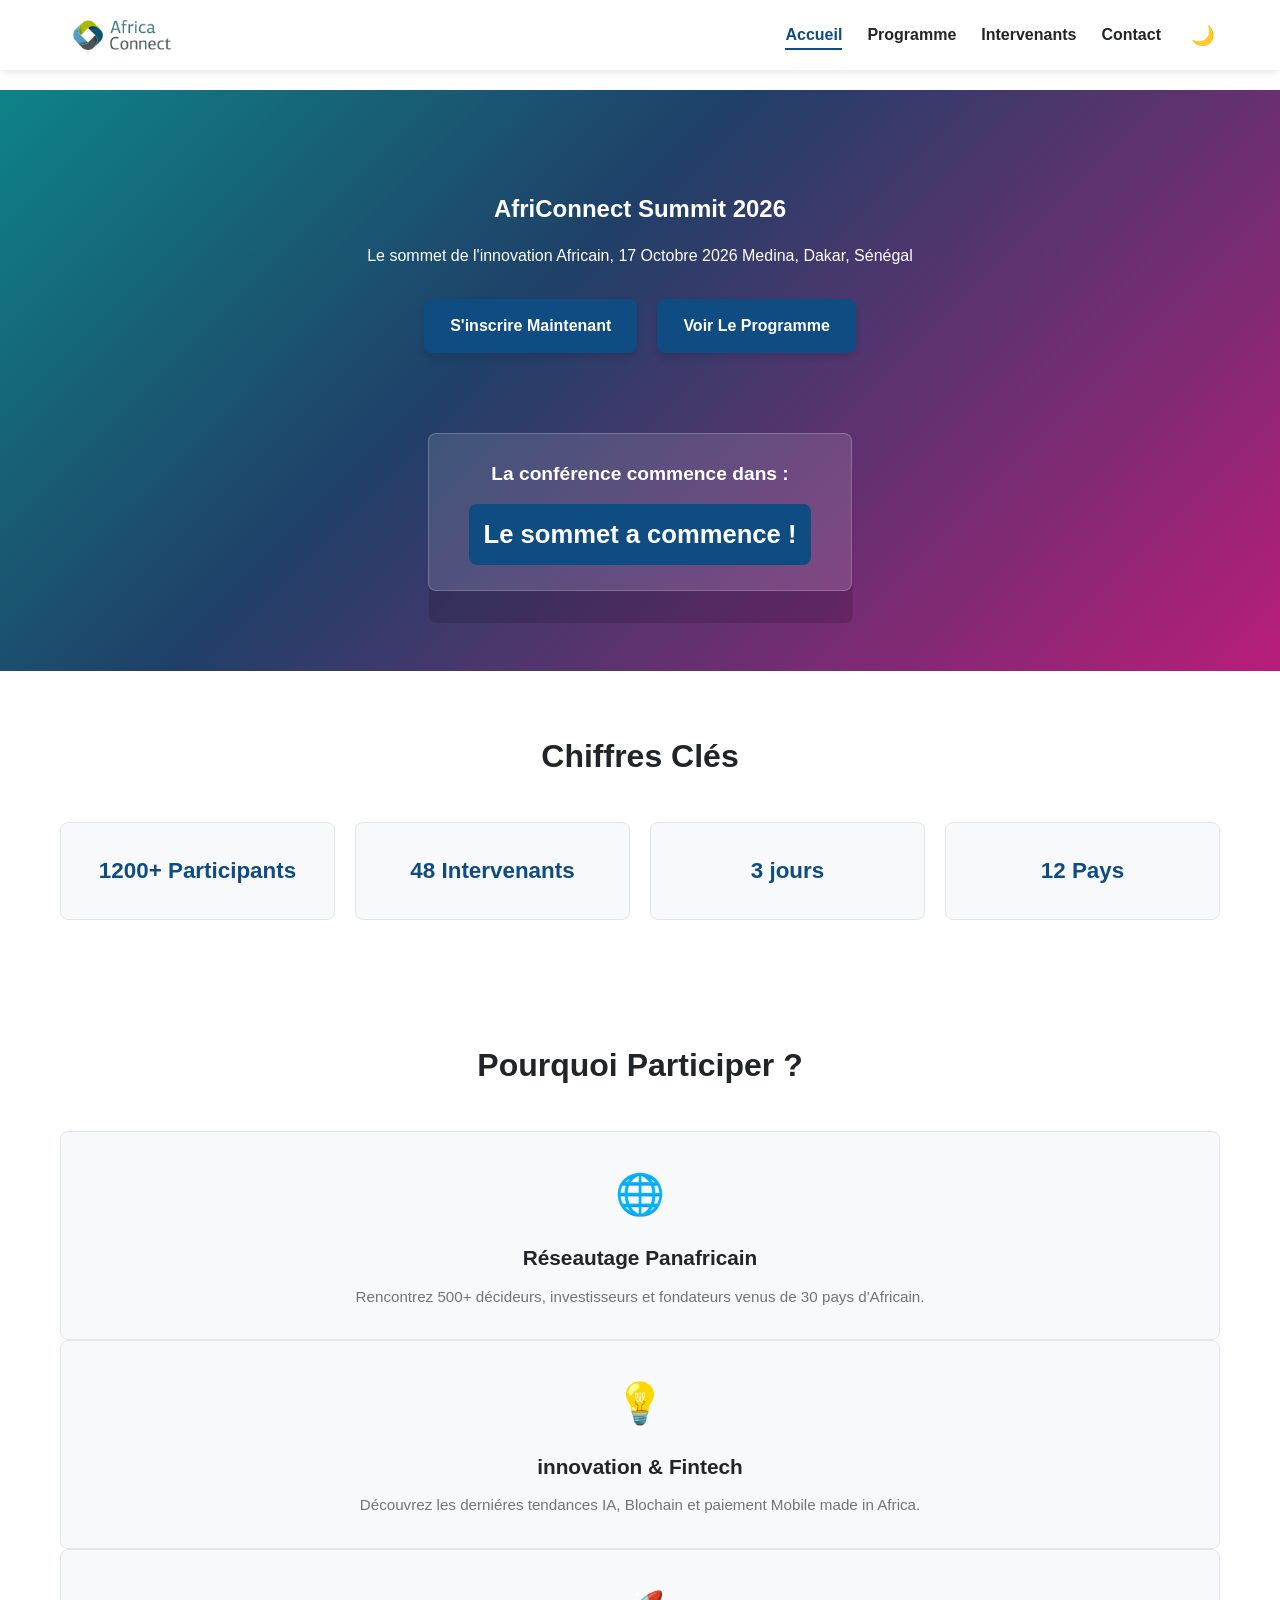
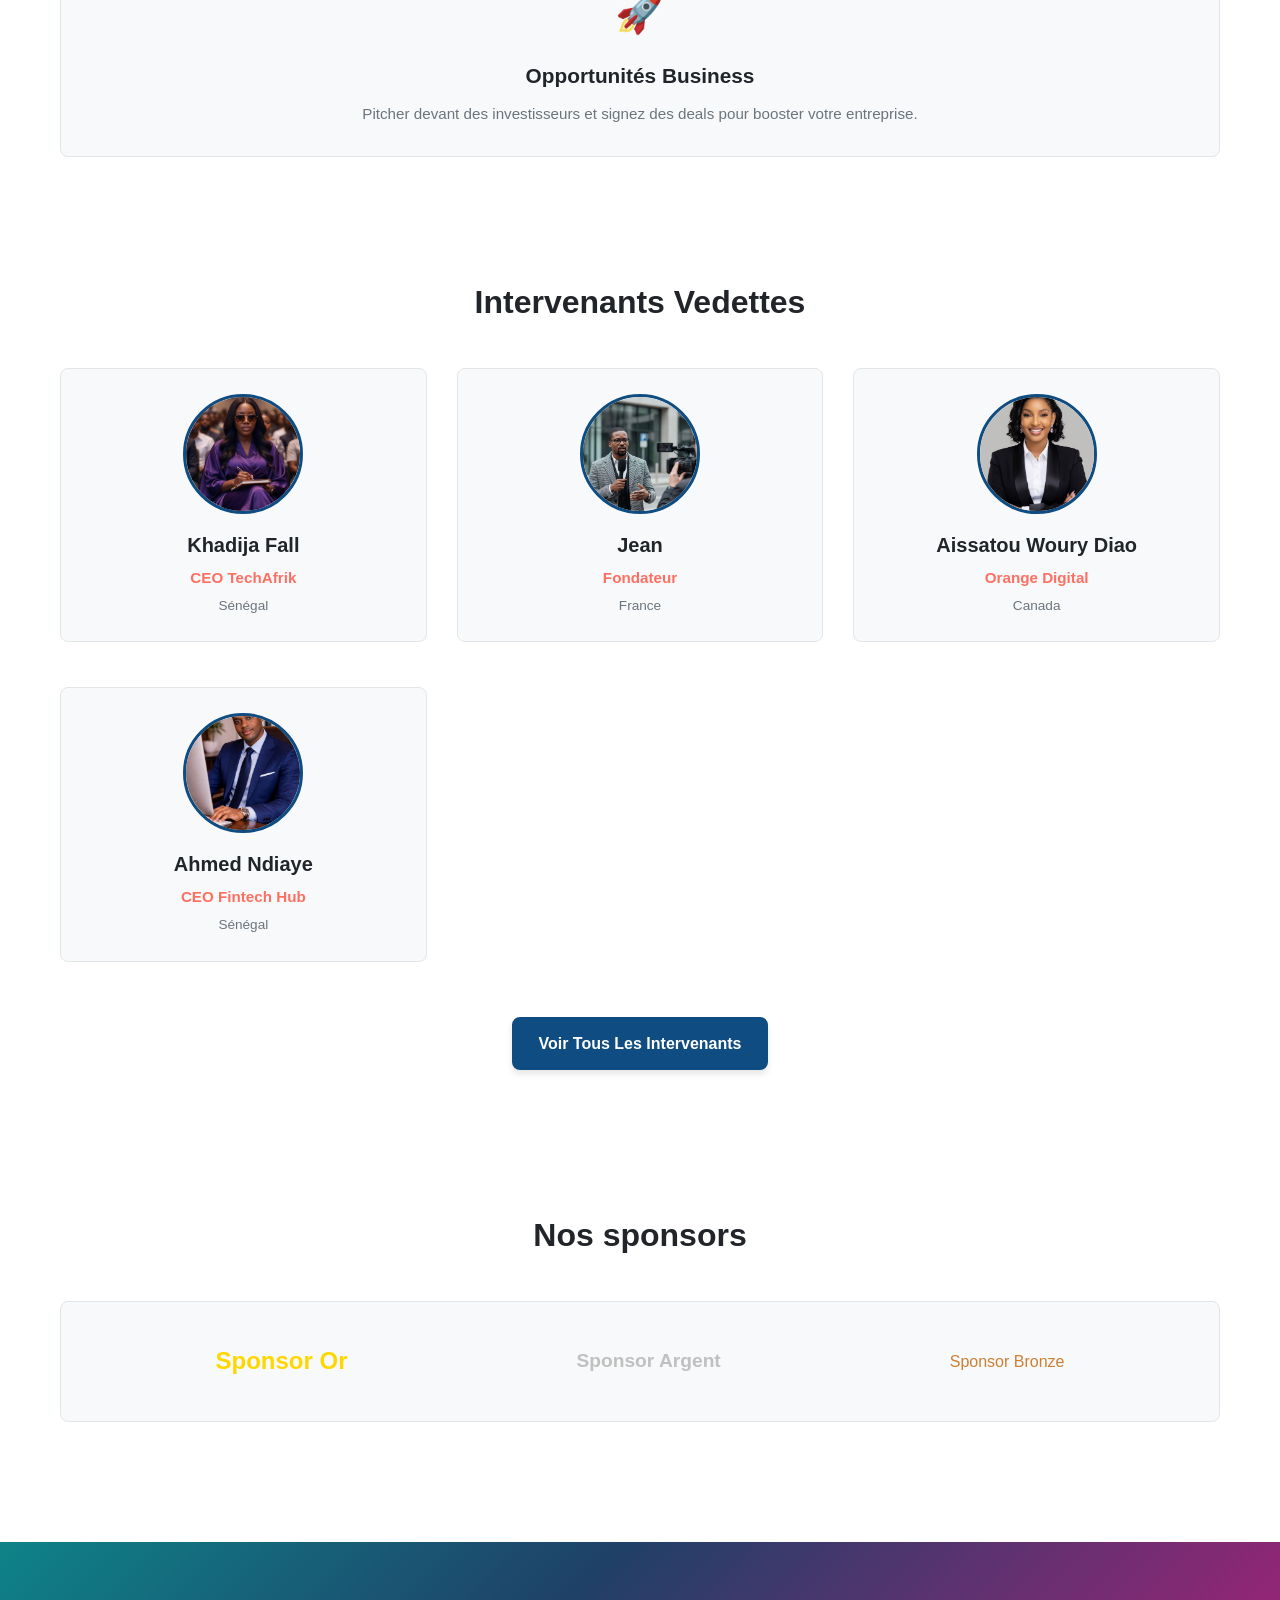
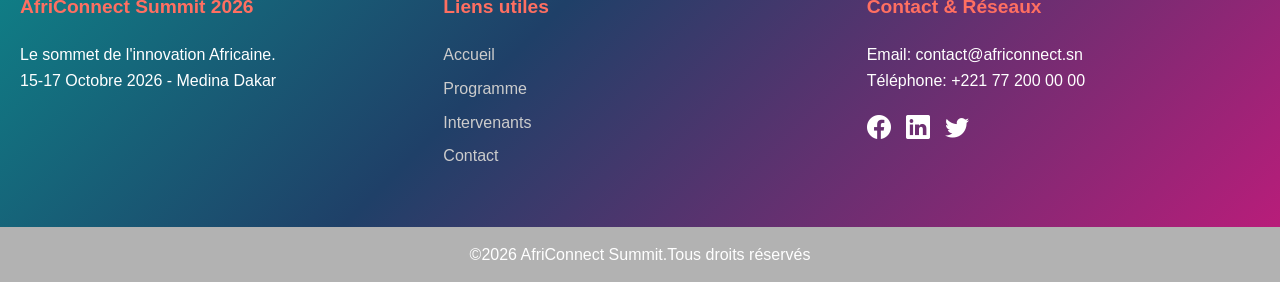
<file: index.html>
<!DOCTYPE html>
<html lang="fr">
<head>
    <meta charset="UTF-8">
    <meta name="viewport" content="width=device-width, initial-scale=1.0">
    <title>AfriConnect Summit</title>
    <link rel="stylesheet" href="css/style.css">
    <link rel="stylesheet" href="https://cdn.jsdelivr.net/npm/bootstrap-icons@1.11.3/font/bootstrap-icons.min.css">
</head>
<body>
   <header class="main-header">
        <nav class="navbar">
            <img src="images/africonnecte.jpg" alt="africonnecte.jpg">
            <ul class="nav-links">
                <li><a href="index.html" class="active">Accueil</a></li>
                <li><a href="programme.html">Programme</a></li>
                <li><a href="intervenants.html">Intervenants</a></li>
                <li><a href="contact.html">Contact</a></li>
                <li><button id="theme-toggle" aria-label="Changer de thème">🌙</button></li>
            </ul>
            </nav>
    </header>
    <!--comptenu principal-->
    <main>
    <!--section hero-->
    <section class="hero">
        <h1>AfriConnect Summit 2026</h1>
        <p>Le sommet de l'innovation Africain, 17 Octobre 2026 Medina, Dakar, Sénégal</p>
        <div class="hero-buttons">
                    <a href="contact.html" class="btn btn-primary">S'inscrire maintenant</a>
                    <a href="programme.html" class="btn btn-secondary">Voir le programme</a>
        </div>
            <!--compteur à rebours en temps réel-->
        <div class="compteur">
            <h2>La conférence commence dans :</h2>
            <div id="countdown">
                 <span id="jours">00</span><small>Jours</small>
                <span id="heures">00</span><small>Heures</small>
                <span id="minutes">00</span><small>Minutes</small>
                <span id="secondes">00</span><small>Secondes</small>
            </div>
        </div>
    </section>
    <!--section chiffres clés-->
    <section>
        <h2>Chiffres Clés</h2>
        <div class="chiffres-container">
        <p>1200+ Participants</p>
        <p>48 Intervenants</p>
        <p>3 jours</p>
        <p>12 Pays</p>
    </div>
    </section>
    <!--section pourquoi participer 3 arguments en flexbox-->
    <section>
    
<h2>Pourquoi Participer ?</h2>
<div class="Pourquoi-container">
<div class="argument">
    <div class="icon">🌐</div>
<h2>Réseautage Panafricain</h2>
<p>Rencontrez 500+ décideurs, investisseurs et fondateurs venus de 30 pays d'Africain.</p>
</div>
<div class="argument">
    <div class="icon">💡</div>
<h2>innovation & Fintech</h2>
<p>Découvrez les derniéres tendances IA, Blochain et paiement Mobile made in Africa.</p>
</div>
<div class="argument">
    <div class="icon">🚀</div>
    <h2>Opportunités Business</h2>
<p>Pitcher devant des investisseurs et signez des deals pour booster votre entreprise.</p>
</div>
</div>
    </section>
    <!--section intervenant-->
    <section class="intervenants-section">
        <h2>Intervenants Vedettes</h2>
        <div class="grille-intervenants-accueil">
            <div class="bloc-intervenant">
            <div class="photo">
                <img src="images/khadija.jpg" alt="khadija">
            </div>
        <h3>Khadija Fall</h3> 
           <p class="titre">CEO TechAfrik</p>
           <p class="pays">Sénégal</p>
           </div>
           <div class="bloc-intervenant">
            <div class="photo">
           <img src="images/jean.jpg" alt="jean">
            </div>
        <h3>Jean</h3> 
        <p class="titre">Fondateur</p>
           <p class="pays">France</p>
            </div>
            <div class="bloc-intervenant">
            <div class="photo">
           <img src="images/aissatou.jpg" alt="aissatou">
            </div>
        <h3>Aissatou Woury Diao</h3>
        <p class="titre">Orange Digital</p>
        <p class="pays">Canada</p>
            </div>
            <div class="bloc-intervenant">
            <div class="photo">
        <img src="images/ahmed.jpg" alt="ahmed">
            </div> 
        <h3>Ahmed Ndiaye</h3>
         <p class="titre">CEO Fintech Hub</p>
         <p class="pays">Sénégal</p>
            </div>
            </div>
            <div class="Liens-intervenants-tous">
        <a href="intervenants.html">voir tous les intervenants</a>
        </div>
    </section>
    <!--section sponsors-->
    <section class="sponsors-section">
        <h2>Nos sponsors</h2>
        <div class="sponsors-container">
        <p>Sponsor Or</p>
        <p>Sponsor Argent</p>
        <p>Sponsor Bronze</p>
        </div>
    </section>
    </main>
    <!--pied de la page-->
    <footer class="footer-container">
        <div class="footer-col">
            <h2>AfriConnect Summit 2026</h2>
            <p>Le sommet de l'innovation Africaine.<br>15-17 Octobre 2026 - Medina Dakar</p>
        </div>
        <div class="footer-col">
            <h2>Liens utiles</h2>
            <a href="index.html">Accueil</a><br>
            <a href="programme.html">Programme</a><br>
            <a href="intervenants.html">Intervenants</a><br>
            <a href="contact.html">Contact</a>

        </div>
        <div class="footer-col">
            <h2>Contact & Réseaux</h2>
                <div class="social-icons">
            <p>Email: contact@africonnect.sn</p>
            <p>Téléphone: +221 77 200 00 00</p>
            <div class="reseaux">
                <a href="#" aria-label="Facebook"><i class="bi bi-facebook"></i></a>
                <a href="#" aria-label="LinkedIn"><i class="bi bi-linkedin"></i></a>
                <a href="#" aria-label="Twitter"><i class="bi bi-twitter"></i></a>
            </div>
            </div>
        </div>
            </footer>
            <!--boutton qui remonte en haute dela page-->
          <button id="btn-top">⬆️</button>
    <div class="footer-bottom">
            <p>&copy;<span id="annee"></span>AfriConnect Summit.Tous droits réservés</p>
            
        </div>
        <script src="js/main.js"></script>
</body>
</html>
</file>
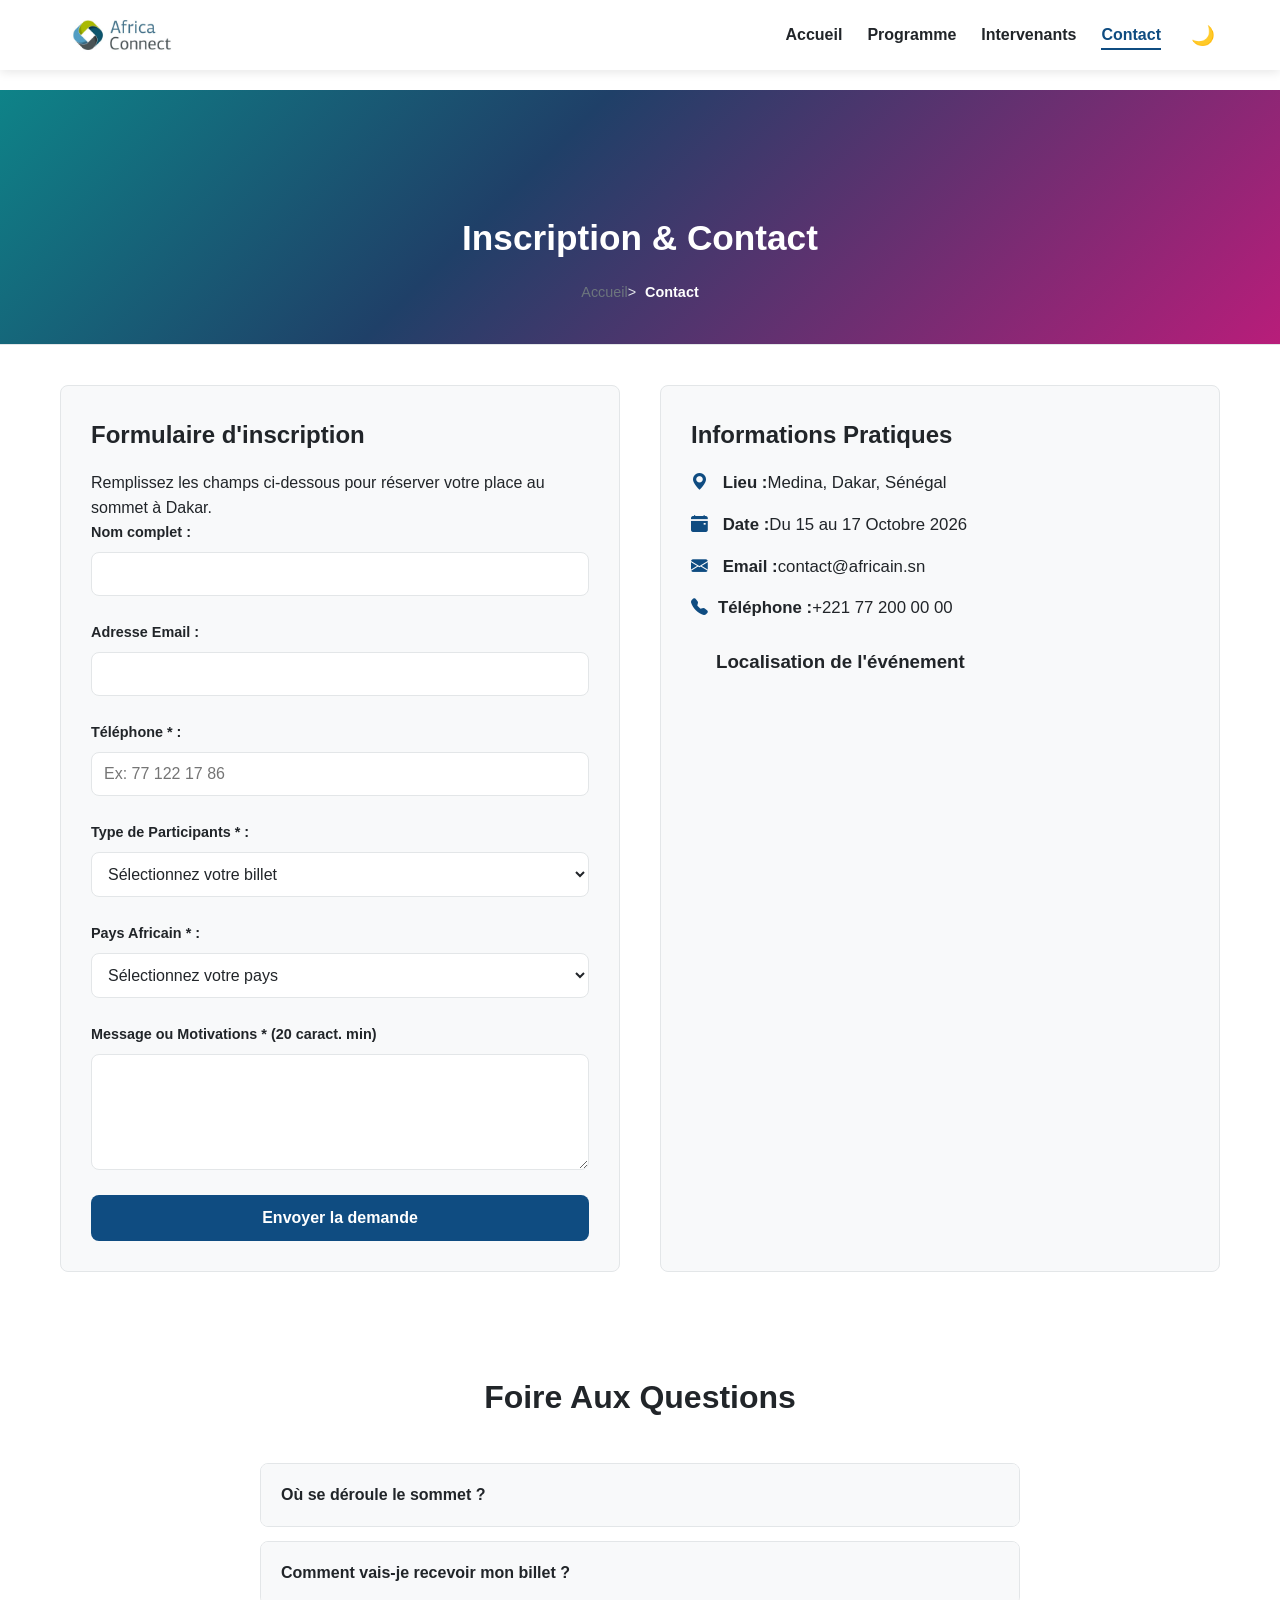
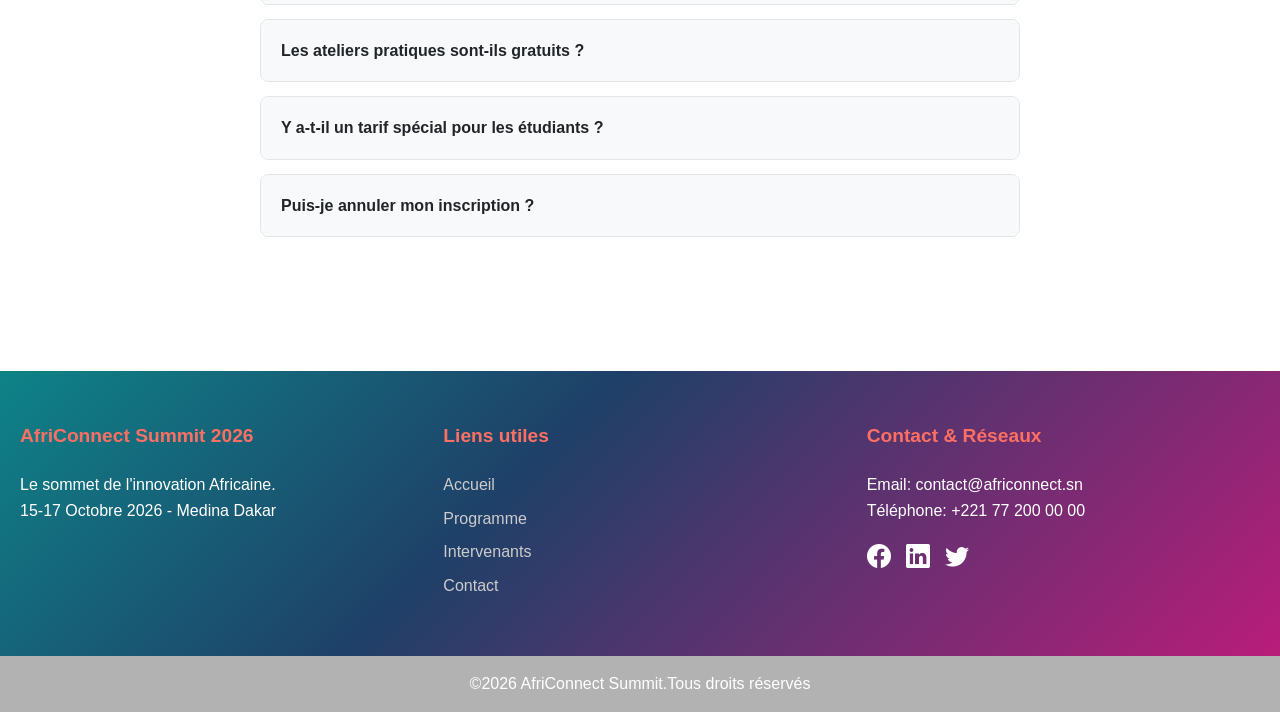
<file: contact.html>
<!DOCTYPE html>
<html lang="fr">
<head>
    <meta charset="UTF-8">
    <meta name="viewport" content="width=device-width, initial-scale=1.0">
    <title>AfriConnect Summit</title>
    <link rel="stylesheet" href="css/style.css">
    <link rel="stylesheet" href="https://cdn.jsdelivr.net/npm/bootstrap-icons@1.11.1/font/bootstrap-icons.min.css">
</head>
<body>
    <header class="main-header">
        <nav class="navbar">
            <img src="images/africonnecte.jpg" alt="africonnecte.jpg">
            <ul class="nav-links">
                <li><a href="index.html">Accueil</a></li>
                <li><a href="programme.html">Programme</a></li>
                <li><a href="intervenants.html">Intervenants</a></li>
                <li><a href="contact.html" class="active">Contact</a></li>
                <li><button id="theme-toggle" aria-label="Changer de thème">🌙</button></li>
            </ul>
            </nav>
    </header>
    <main>
        <!--hero interne-->
        <section class="hero-interne">
            <h1>Inscription &amp; Contact </h1>

               <p class="fil-ariane"><a href="index.html">Accueil</a>&gt; <span>Contact</span></p>
            </section>
       <!--section formulaire en deux colonnes-->
       <div class="section-inscription-contact">
        <div class="conteneur-deux-colonnes">
            <article class="colonne-formulaire">
            <!--colonne gauche : formulaire-->
        <h2>Formulaire d'inscription</h2>
        <p>Remplissez les champs ci-dessous pour réserver votre place au sommet à Dakar.</p>
        <!--novalidate permet de bloquer la validation automatique du navigateur-->
        <form id="formulaire-inscription" novalidate>
        <div class="groupe-champ">
            <label for="nom">Nom complet :</label>
            <input type="text" id="nom" name="nom" required>
            <span class="message-erreur" id="erreur-nom"></span>

        </div>
        <!--champ email-->
        <div class="groupe-champ">
            <label for="email">Adresse Email :</label>
            <input type="email" id="email" name="email" required>
            <span class="message-erreur" id="erreur-email"></span>

        </div>
        <!--champ téléphone-->
        <div class="groupe-champ">
            <label for="telephone">Téléphone * :</label>
            <input type="tel" id="telephone" name="telephone" placeholder="Ex: 77 122 17 86" required>
            <span class="message-erreur" id="erreur-telephone"></span>
           
        </div>
        <!--section billet-->
        <div class="groupe-champ">
            <label for="ticket">Type de Participants * :</label>
            <select id="ticket" name="ticket" required>
                <option value="">Sélectionnez votre billet</option>
                <option value="graduit">Étudiant (Gratuit)</option>
                <option value="standard">Standard(15 000 FCFA)</option>
                <option value="vip">Accès VIP + Networking(60 000)</option>
            </select>
            <span class="message-erreur" id="erreur-ticket"></span>
        </div>
        <!--selecteur de pays-->
        <div class="groupe-champ">
            <label for="pays-africain">Pays Africain * :</label>
            <select id="pays-africain" name="pays-africain" required>
                <option value="">Sélectionnez votre pays</option>
                <option value="SN">Sénégal</option>
                <option value="CI">Côte d'Ivoire</option>
                <option value="ML">Mali</option>
                <option value="GN">Guinée</option>
                <option value="BF">Burkina Faso</option>
                <option value="TG">Togo</option>
                <option value="BJ">Bénin</option>
                <option value="CM">Cameroun</option>
                <option value="GA">Gabon</option>
                <option value="MA">Maroc</option>

            </select>
            <span class="message-erreur" id="erreur-pays"></span>
        </div>
        <!--champ motivation-->
        <div class="form-group">
                            <label for="motivation">Message ou Motivations * (20 caract. min)</label>
                            <textarea id="motivation" name="motivation" rows="5" required></textarea>
                            <span class="message-erreur" id="erreur-motivation"></span>
                        </div>
                        <button type="submit" class=" btn-submit">Envoyer la demande</button>
                        <div id="success-message" class="hidden-msg"></div>
        </form>
        </article>
        <!--colonne droit : information et carte google maps-->
        <article class="colonne-infos">
            <h2>Informations Pratiques</h2>
            <div class="bloc-info-texte">
                <p><i class="bi bi-geo-alt-fill"></i> <strong>Lieu :</strong>Medina, Dakar, Sénégal</p>
                <p><i class="bi bi-calendar-event-fill"></i> <strong>Date :</strong>Du 15 au 17 Octobre 2026</p>
                <p><i class="bi bi-envelope-fill"></i> <strong>Email :</strong>contact@africain.sn</p>
                <p><i class="bi bi-telephone-fill"></i><strong>Téléphone :</strong>+221 77 200 00 00</p>

            </div>
            <!--carte google maps-->
            <div class="zone-carte">
                <h3>Localisation de l'événement</h3>
                <iframe src="https://www.google.com/maps/embed?pb=!1m18!1m12!1m3!1d15438.101101166701!2d-17.46050525419229!3d14.682861473010368!2m3!1f0!2f0!3f0!3m2!1i1024!2i768!4f13.1!3m3!1m2!1s0xec1725f3676fa21%3A0x147bc7f1291d491!2zTcOpZGluYSwgRGFrYXI!5e0!3m2!1sfr!2ssn!4v1783647278913!5m2!1sfr!2ssn" width="600" height="450" style="border:0;" allowfullscreen="" loading="lazy" referrerpolicy="strict-origin-when-cross-origin"></iframe>

            </div>
        </article>
        </div>

       </div>
       <!--section FAQ accordéon-->
       <section class="section-faq">
        <h2>Foire Aux Questions</h2>
        <div class="conteneur-accordeon">
         <div class="bloc-faq">
            <input type="checkbox" id="faq1" class="declencheur-faq">
            <label for="faq1" class="titre-faq">Où se déroule le sommet ?</label>
            <div class="contenu-faq">
                <p>L'AfriConnect Summit 2026 se tiendra à la Médina, Dakar, Sénégal.</p>

            </div>

         </div>

         <div class="bloc-faq">
            <input type="checkbox" id="faq2" class="declencheur-faq">
            <label for="faq2" class="titre-faq">Comment vais-je recevoir mon billet ?</label>
            <div class="contenu-faq">
                <p>Après validation du formulaire, un badge numérique avec QR Code vous sera envoyé par email.</p>
            </div>
         </div>
         
         <div class="bloc-faq">
            <input type="checkbox" id="faq3" class="declencheur-faq">
            <label for="faq3" class="titre-faq">Les ateliers pratiques sont-ils gratuits  ?</label>
            <div class="contenu-faq">
                <p>Oui, l'accès aux ateliers est inclus dans tous les billets, mais l'inscription en ligne obligatoire.</p>

            </div>

         </div>
         <div class="bloc-faq">
            <input type="checkbox" id="faq4" class="declencheur-faq">
            <label for="faq4" class="titre-faq">Y a-t-il un tarif spécial pour les étudiants ?</label>
            <div class="contenu-faq">
                <p>Absolument, le billet "Étudiant" est totalement gratuit sur présentation d'une carte d'étudiant valide.</p>

            </div>

         </div>
        <div class="bloc-faq">
            <input type="checkbox" id="faq5" class="declencheur-faq">
            <label for="faq5" class="titre-faq">Puis-je annuler mon inscription ?</label>
            <div class="contenu-faq">
                <p>Oui, vous pouvez annuler ou modifier votre type de participation en nous envoyant un mail au moins 48 heures avant l'événement.</p>

            </div>

         </div>
            </div>
         
       </section>
    </main>
    <!--pied de la page-->
    <footer class="footer-container">
        <div class="footer-col">
            <h2>AfriConnect Summit 2026</h2>
            <p>Le sommet de l'innovation Africaine.<br>15-17 Octobre 2026 - Medina Dakar</p>
        </div>
        <div class="footer-col">
            <h2>Liens utiles</h2>
            <a href="index.html">Accueil</a><br>
            <a href="programme.html">Programme</a><br>
            <a href="intervenants.html">Intervenants</a><br>
            <a href="contact.html">Contact</a>

        </div>
        <div class="footer-col">
            <h2>Contact &amp; Réseaux</h2>
                <div class="social-icons">
            <p>Email: contact@africonnect.sn</p>
            <p>Téléphone: +221 77 200 00 00</p>
            <div class="reseaux">
                <a href="#" aria-label="Facebook"><i class="bi bi-facebook"></i></a>
                <a href="#" aria-label="LinkedIn"><i class="bi bi-linkedin"></i></a>
                <a href="#" aria-label="Twitter"><i class="bi bi-twitter"></i></a>
            </div>
            </div>
        </div>
            </footer>
            <!--boutton qui remonte en haute dela page-->
          <button id="btn-top" aria-label="Remonter en haut de la page ">⬆️</button>
    <div class="footer-bottom">
            <p>&copy;<span id="annee"></span>AfriConnect Summit.Tous droits réservés</p>
            
        </div>
    
    <script src="js/main.js"></script>
</body>
</html>
</file>
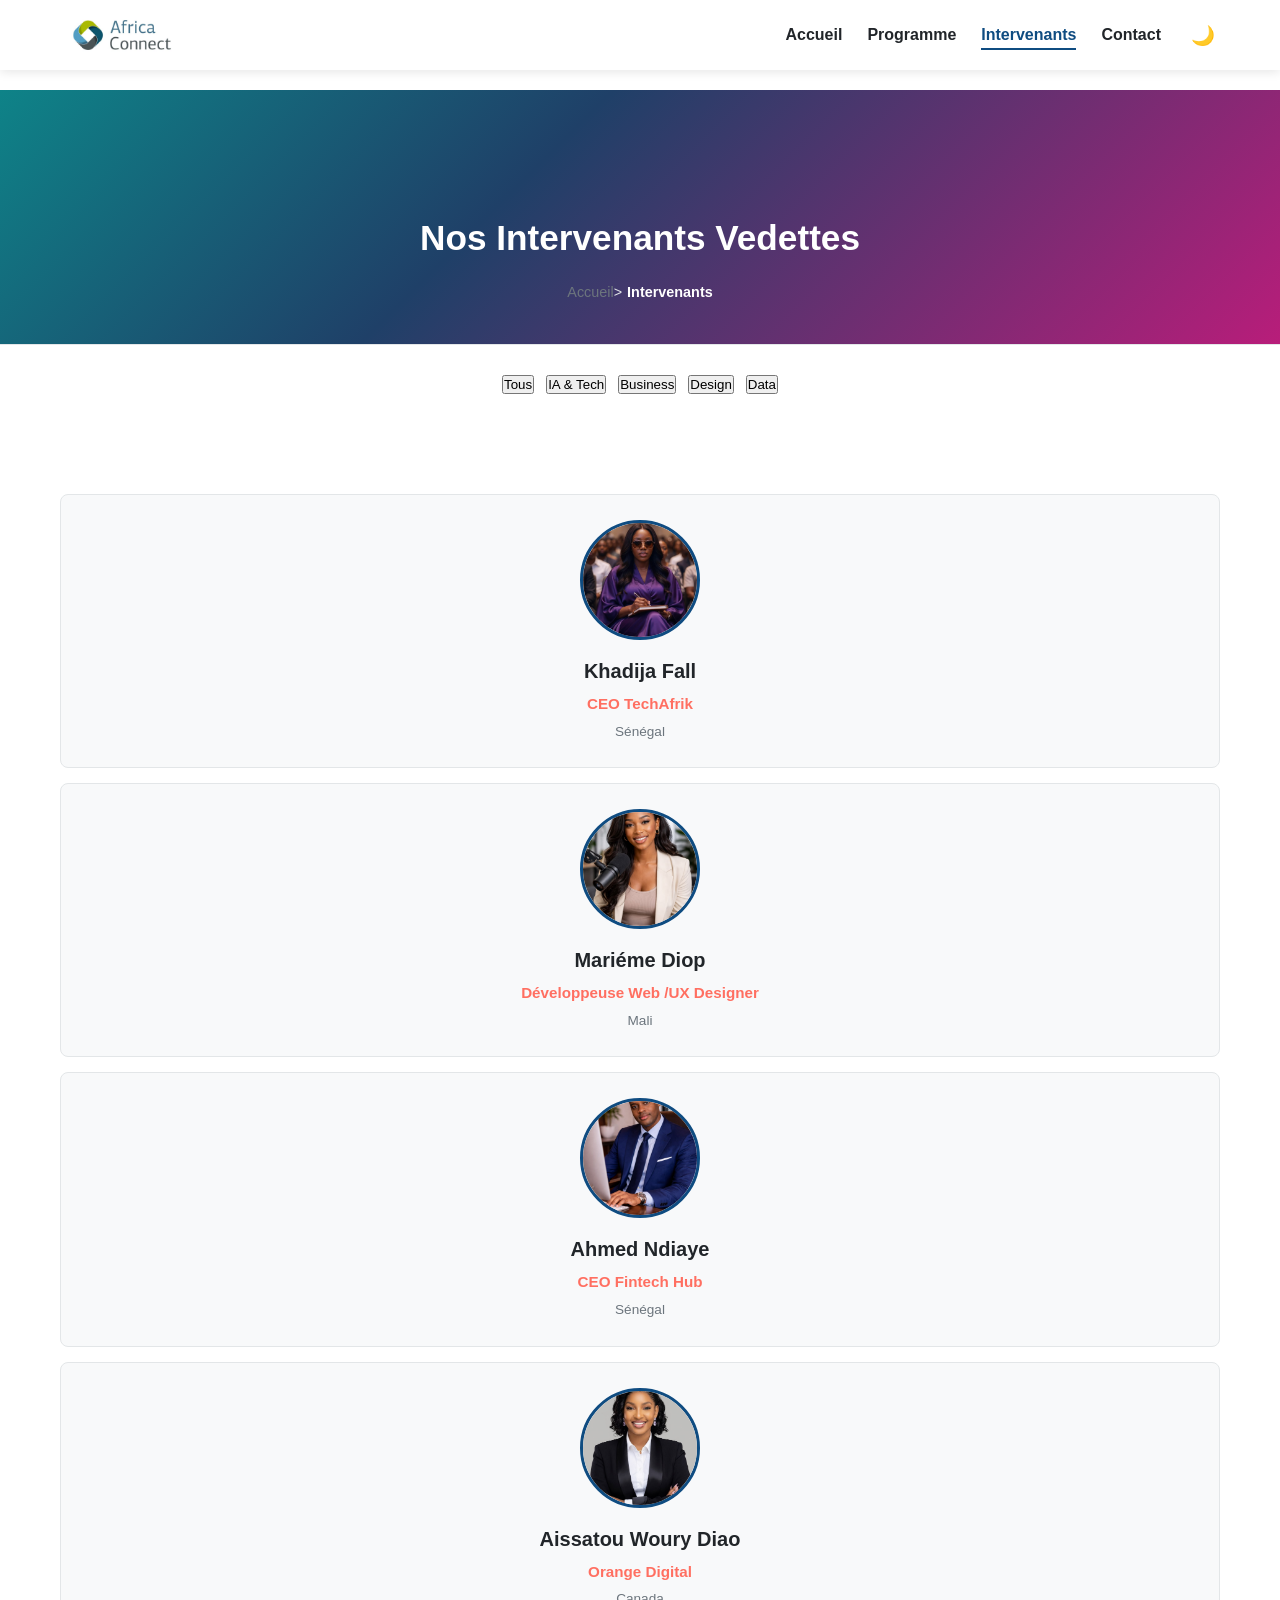
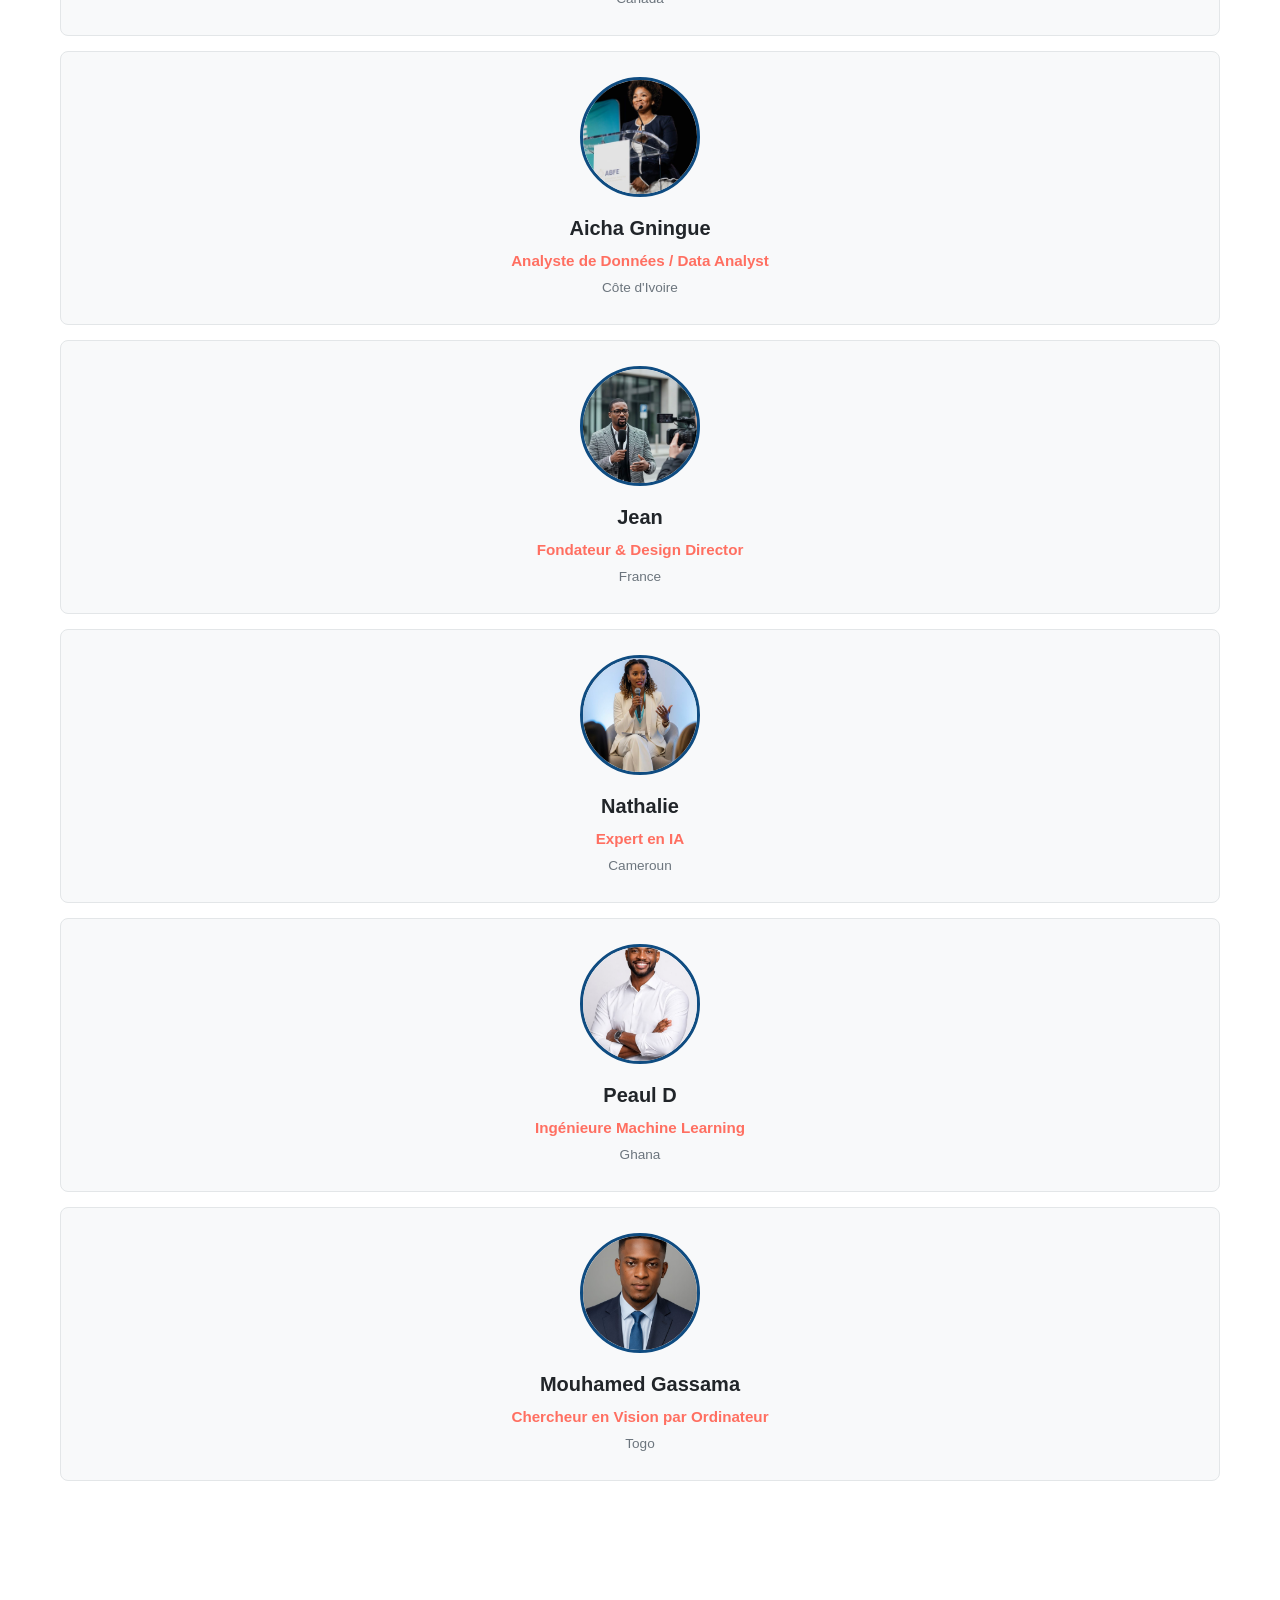
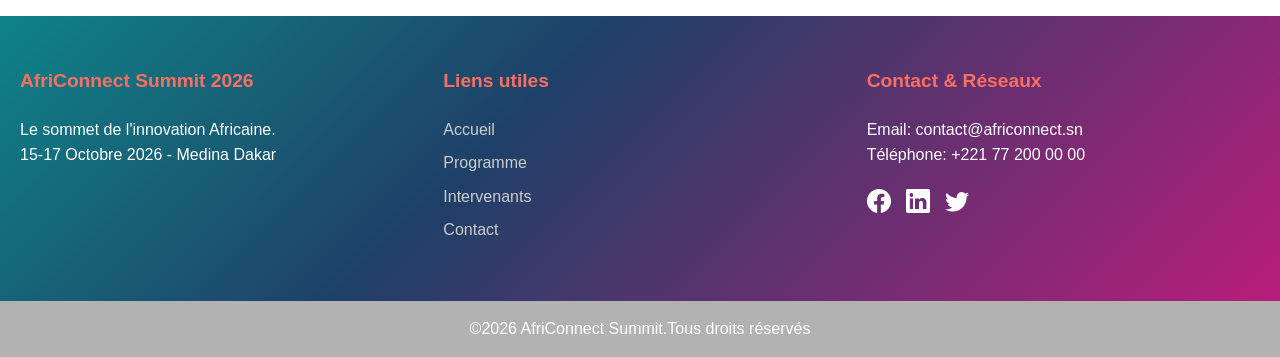
<file: intervenants.html>
<!DOCTYPE html>
<html lang="fr">
<head>
    <meta charset="UTF-8">
    <meta name="viewport" content="width=device-width, initial-scale=1.0">
    <title>AfriConnect Summit</title>
    <link rel="stylesheet" href="css/style.css">
    <link rel="stylesheet" href="https://cdn.jsdelivr.net/npm/bootstrap-icons@1.11.1/font/bootstrap-icons.min.css">
</head>
<body>
        <header class="main-header">
        <nav class="navbar">
            <img src="images/africonnecte.jpg" alt="africonnecte.jpg">
            <ul class="nav-links">
                <li><a href="index.html">Accueil</a></li>
                <li><a href="programme.html">Programme</a></li>
                <li><a href="intervenants.html" class="active">Intervenants</a></li>
                <li><a href="contact.html">Contact</a></li>
                <li><button id="theme-toggle" aria-label="Changer de thème">🌙</button></li>
            </ul>
            </nav>
    </header>
    <main>
        <!--hero interne-->
        <section class="hero-interne">
            <h1>Nos Intervenants Vedettes</h1>
            <p class="fil-ariane"><a href="index.html">Accueil</a>&gt;<span>Intervenants</span></p>
        </section>
        <!--zone de filtrage dynamique-->
        <div class="section-filtres">
            <div class="conteneur-filtres">
            <button class="--btn-filtre active" data-filtre="tous">Tous</button>
            <button class="--btn-filtre" data-filtre="ia">IA &amp; Tech</button>
            <button class="--btn-filtre" data-filtre="business">Business</button>
            <button class="--btn-filtre" data-filtre="design">Design</button>
            <button class="--btn-filtre" data-filtre="data">Data</button>
            </div>
        </div>
        <!--grille des 9 intervenants-->
        <section class="section-grille-intervenants">
        <div class="grille-intervenents-complete">
            <!--intervenants 1-->
            <div class="carte-intervenant" data-categorie="ia">
                <div class="photo">
                    <img src="images/khadija.jpg" alt="Khadija">
                </div>
                <h2>Khadija Fall</h2>
                    <p class="titre">CEO TechAfrik</p>
                    <p class="pays">Sénégal</p>
                 </div>
                 <!--intervenants 2-->
            <div class="carte-intervenant" data-categorie="design">
                <div class="photo">
                    <img src="images/image7.jpg" alt="Mariéme">
                </div>
                <h2>Mariéme Diop</h2>
                    <p class="titre">Développeuse Web /UX Designer</p>
                    <p class="pays">Mali</p>
                 </div>
                 <!--intervenants 3-->
            <div class="carte-intervenant" data-categorie="business">
                <div class="photo">
                    <img src="images/ahmed.jpg" alt="Ahmed">
                </div>
                <h2>Ahmed Ndiaye</h2>
                    <p class="titre">CEO Fintech Hub</p>
                    <p class="pays">Sénégal</p>
                 </div>
                 <!--intervenants 4-->
            <div class="carte-intervenant" data-categorie="business">
                <div class="photo">
                    <img src="images/aissatou.jpg" alt="Aissatou">
                </div>
                <h2>Aissatou Woury Diao</h2>
                    <p class="titre">Orange Digital</p>
                    <p class="pays">Canada</p>
                 </div>
                 <!--intervenants 5-->
            <div class="carte-intervenant" data-categorie="data">
                <div class="photo">
                    <img src="images/image3.jpg" alt="Aicha">
                </div>
                <h2>Aicha Gningue</h2>
                    <p class="titre">Analyste de Données / Data Analyst</p>
                    <p class="pays">Côte d'Ivoire</p>
                
            
                 </div>
                 <!--intervenants 6-->
            <div class="carte-intervenant" data-categorie="design">
                <div class="photo">
                    <img src="images/jean.jpg" alt="Jean">
                </div>
                <h2>Jean</h2>
                    <p class="titre">Fondateur & Design Director</p>
                    <p class="pays">France</p>
                 </div>
                 <!--intervenants 7-->
            <div class="carte-intervenant" data-categorie="ia">
                <div class="photo">
                    <img src="images/image4.jpg" alt="Nathalie">
                </div>
                <h2>Nathalie</h2>
                    <p class="titre">Expert en IA</p>
                    <p class="pays">Cameroun</p>
                 </div>
                 <!--intervenants 8-->
            <div class="carte-intervenant" data-categorie="data">
                <div class="photo">
                    <img src="images/image1.jpg" alt="Peaul D">
                </div>
                <h2>Peaul D</h2>
                    <p class="titre">Ingénieure Machine Learning</p>
                    <p class="pays">Ghana</p>
                 </div>
                 <!--intervenants 9-->
            <div class="carte-intervenant" data-categorie="ia">
                <div class="photo">
                    <img src="images/imageT.jpg" alt="Mouhamed">
                </div>
                <h2>Mouhamed Gassama</h2>
                    <p class="titre">Chercheur en Vision par Ordinateur</p>
                    <p class="pays">Togo</p>
                 </div>
                </div>
            </section>
        </main>
    <!--pied de la page-->
    <footer class="footer-container">
        <div class="footer-col">
            <h2>AfriConnect Summit 2026</h2>
            <p>Le sommet de l'innovation Africaine.<br>15-17 Octobre 2026 - Medina Dakar</p>
        </div>
        <div class="footer-col">
            <h2>Liens utiles</h2>
            <a href="index.html">Accueil</a><br>
            <a href="programme.html">Programme</a><br>
            <a href="intervenants.html">Intervenants</a><br>
            <a href="contact.html">Contact</a>

        </div>
        <div class="footer-col">
            <h2>Contact &amp; Réseaux</h2>
                <div class="social-icons">
            <p>Email: contact@africonnect.sn</p>
            <p>Téléphone: +221 77 200 00 00</p>
            <div class="reseaux">
                <a href="#" aria-label="Facebook"><i class="bi bi-facebook"></i></a>
                <a href="#" aria-label="LinkedIn"><i class="bi bi-linkedin"></i></a>
                <a href="#" aria-label="Twitter"><i class="bi bi-twitter"></i></a>
            </div>
            </div>
        </div>
            </footer>
            <!--boutton qui remonte en haute dela page-->
          <button id="btn-top" aria-label="Remonter en haute de la page">⬆️</button>
    <div class="footer-bottom">
            <p>&copy;<span id="annee"></span>AfriConnect Summit.Tous droits réservés</p>
            
        </div>
    <script src="js/main.js"></script>
</body>
</html>
</file>
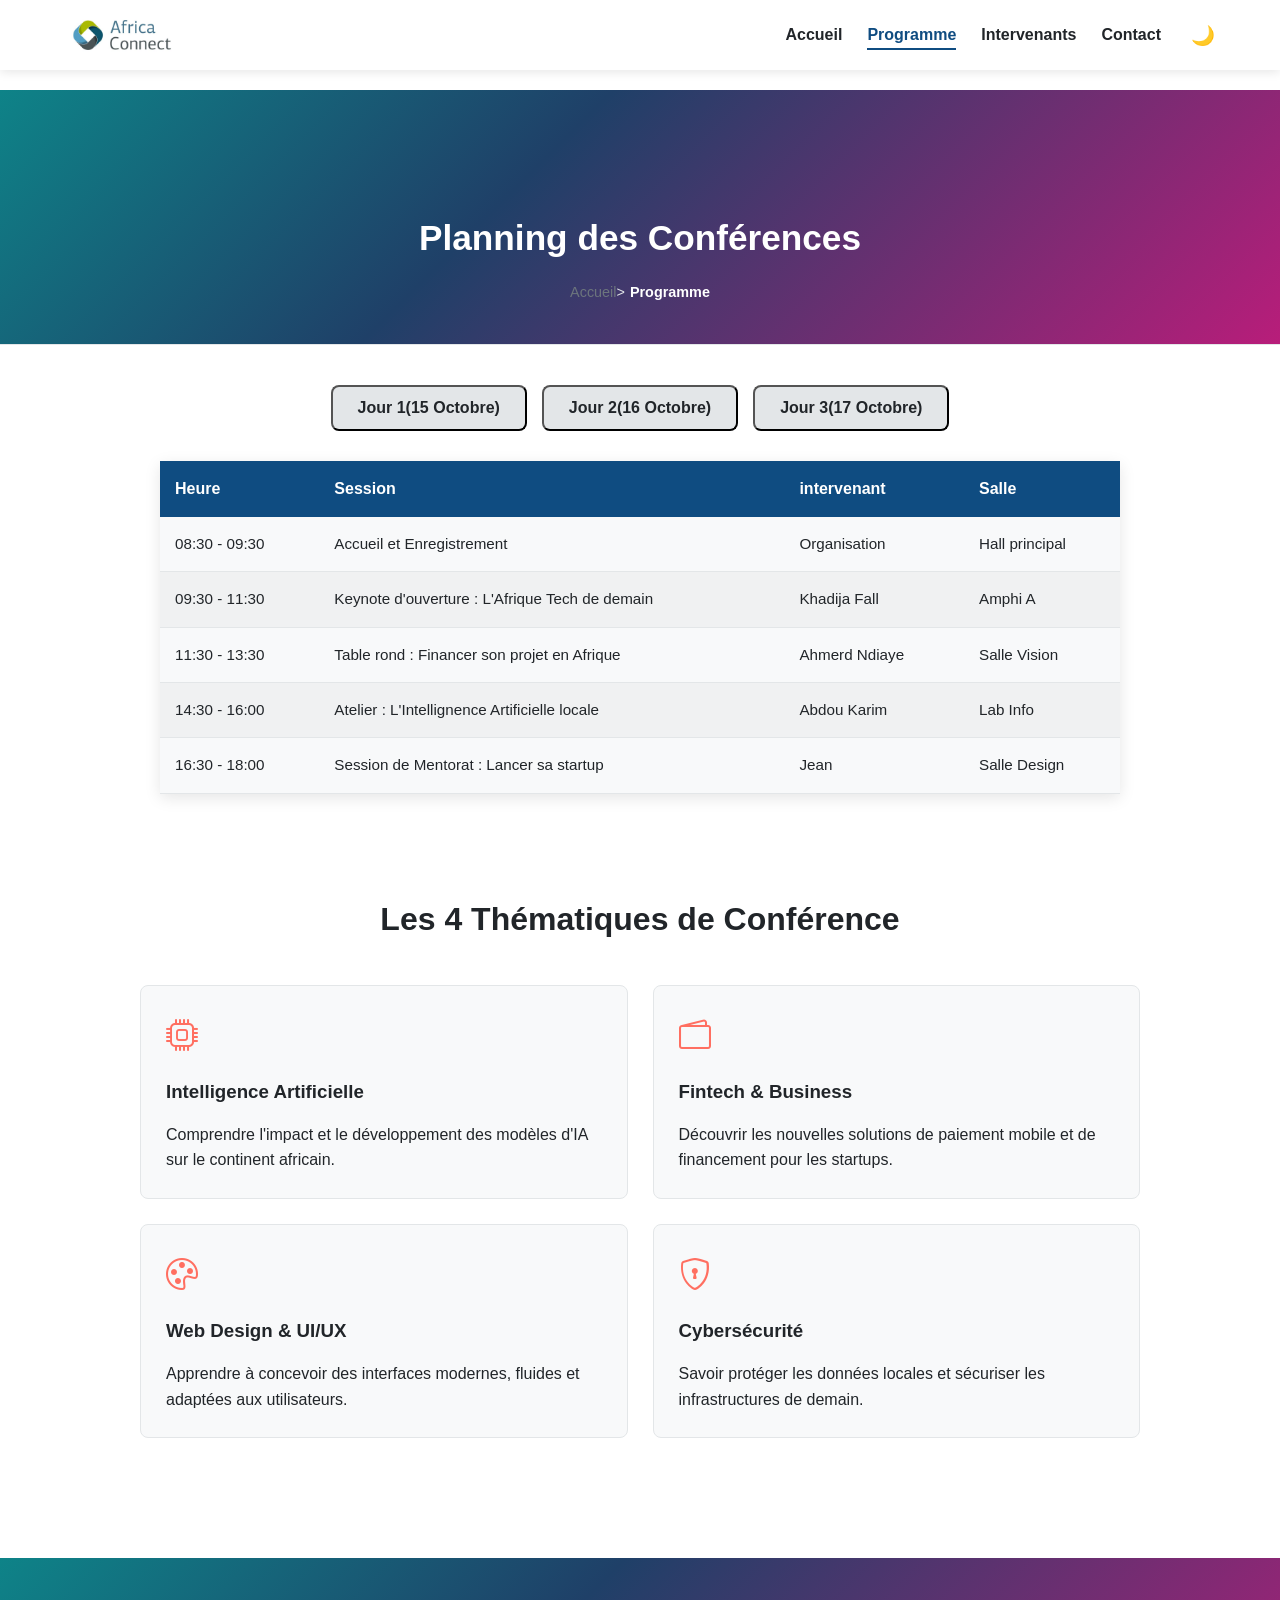
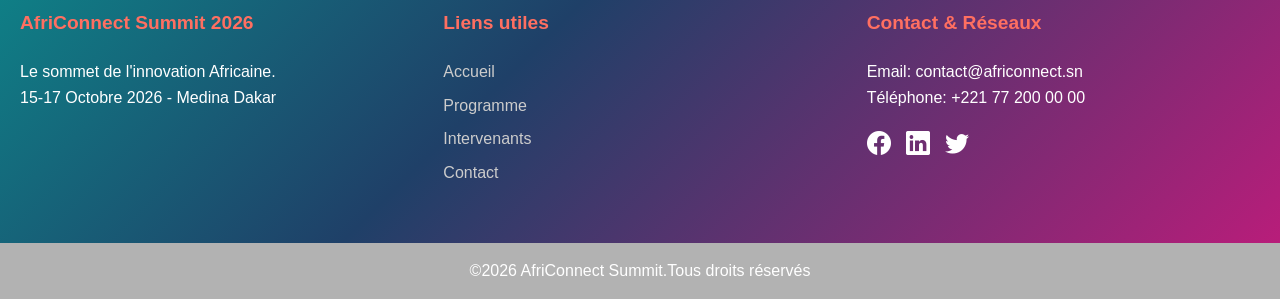
<file: programme.html>
<!DOCTYPE html>
<html lang="fr">
<head>
    <meta charset="UTF-8">
    <meta name="viewport" content="width=device-width, initial-scale=1.0">
    <title>AfriConnect Summit</title>
    <link rel="stylesheet" href="css/style.css">
    <link rel="stylesheet" href="https://cdn.jsdelivr.net/npm/bootstrap-icons@1.11.1/font/bootstrap-icons.min.css">
    
</head>
<body>
    <header class="main-header">
        <nav class="navbar">
            <img src="images/africonnecte.jpg" alt="africonnecte.jpg">
            <ul class="nav-links">
                <li><a href="index.html">Accueil</a></li>
                <li><a href="programme.html" class="active">Programme</a></li>
                <li><a href="intervenants.html">Intervenants</a></li>
                <li><a href="contact.html">Contact</a></li>
                <li><button id="theme-toggle" aria-label="Changer de thème">🌙</button></li>
            </ul>
            </nav>
    </header>
    <main>
    <section class="hero-interne">
        <h1>Planning des Conférences</h1>
        <p class="fil-ariane"><a href="index.html">Accueil</a>&gt;<span>Programme</span></p>
    </section>
    <div class="zone-onglets">
        <div class="conteneur-boutons">
            <button class="bouton-jour actif" data-jour="jour1">Jour 1(15 Octobre)</button>
            <button class="bouton-jour" data-jour="jour2">Jour 2(16 Octobre)</button>
            <button class="bouton-jour" data-jour="jour3">Jour 3(17 Octobre)</button>
        
        </div>
        <div id="jour1" class="container-tab active">
            <table class="tableau-planning">
                <thead>
                    <tr>
                        <th>Heure</th>
                        <th>Session</th>
                        <th>intervenant</th>
                        <th>Salle</th>
                    </tr>
                </thead>
                <tbody>
                    <tr><td>08:30 - 09:30</td><td>Accueil et Enregistrement</td><td>Organisation</td><td>Hall principal</td></tr>
                    <tr><td>09:30 - 11:30</td><td>Keynote d'ouverture : L'Afrique Tech de demain</td><td>Khadija Fall</td><td>Amphi A</td></tr>
                    <tr><td>11:30 - 13:30</td><td>Table rond : Financer son projet en Afrique</td><td>Ahmerd Ndiaye</td><td>Salle Vision</td></tr>
                    <tr><td>14:30 - 16:00</td><td>Atelier : L'Intellignence Artificielle locale</td><td>Abdou Karim</td><td>Lab Info</td></tr>
                    <tr><td>16:30 - 18:00</td><td>Session de Mentorat : Lancer sa startup</td><td>Jean</td><td>Salle Design</td></tr>
                </tbody>

            </table>

        </div>
        <div id="jour2" class="container-tab">
            <table class="tableau-planning">
                <thead>
                    <tr>
                        <th>Heure</th>
                        <th>Session</th>
                        <th>intervenant</th>
                        <th>Salle</th>
                    </tr>
                </thead>
                <tbody>
                    <tr><td>09:00 - 10:00</td><td>Ouverture des portes du jous 2</td><td>Organisation</td><td>Hall principal</td></tr>
                    <tr><td>10:30 - 11:30</td><td>Atelier pratique : Révolution de la fintech</td><td>Ibrahima Gningue</td><td>Lab Info</td></tr>
                    <tr><td>11:30 - 13:30</td><td>Conférence : L'inclusion bancaire mobile</td><td>Ahmed Ndiaye</td><td>Amphi A</td></tr>
                    <tr><td>14:30 - 16:00</td><td>Masterclass : L'avenir de l'UI/UX Design</td><td>Aissatou Wory Diao</td><td>Salle Design</td></tr>
                    <tr><td>16:30 - 18:00</td><td>Débat : La souveraineté des données africaines</td><td>Jean</td><td>Salle Vision</td></tr>
                </tbody>

            </table>

        </div>
        <div id="jour3" class="container-tab">
            <table class="tableau-planning">
                <thead>
                    <tr>
                        <th>Heure</th>
                        <th>Session</th>
                        <th>intervenant</th>
                        <th>Salle</th>
                    </tr>
                </thead>
                <tbody>
                    <tr><td>09:30 - 10:30</td><td>Conférence : Cybersécurité et infrastructures</td><td>Jean</td><td>Amphi A</td></tr>
                    <tr><td>11:00 - 12:30</td><td>Les métiers du Web en Afrique pour 2026</td><td>Aissatou Woury Diao</td><td>Salle Design</td></tr>
                    <tr><td>14:00 - 15:30</td><td>Pitch de Startups devant les investisseurs</td><td>Jury AfriConnect</td><td>Hall principal</td></tr>
                    <tr><td>15:30 - 17:00</td><td>Remise des prix du Hackathon</td><td>Sponsors</td><td>Hall principal</td></tr>
                    <tr><td>17:30 - 18:00</td><td>Cérémonie de clôture et de remerciements</td><td>Organisation</td><td>Amphi A</td></tr>
                </tbody>

            </table>

        </div>
    </div>
    <section class="section-thematiques">
        <h2>Les 4 Thématiques de Conférence</h2>
        <div class="grille-thematiques">
            <!--thématique 1-->
            <div class="bloc-thematique">
            <div class="icon-theme"><i class="bi bi-cpu"></i></div>
            <h3>Intelligence Artificielle</h3>
            <p>Comprendre l'impact et le développement des modèles d'IA sur le continent africain.</p>
        </div>
         <!--thématique 2-->
         <div class="bloc-thematique">
            <div class="icon-theme"><i class="bi bi-wallet2"></i></div>
            <h3>Fintech &amp; Business</h3>
            <p>Découvrir les nouvelles solutions de paiement mobile et de financement pour les startups.</p>
         </div>
        <!--thématique 3-->
         <div class="bloc-thematique">
            <div class="icon-theme"><i class="bi bi-palette"></i></div>
            <h3>Web Design &amp; UI/UX</h3>
            <p>Apprendre à concevoir des interfaces modernes, fluides et adaptées aux utilisateurs.</p>
         </div>
         <!--thématique 4-->
         <div class="bloc-thematique">
            <div class="icon-theme"><i class="bi bi-shield-lock"></i></div>
            <h3>Cybersécurité</h3>
            <p>Savoir protéger les données locales et sécuriser les infrastructures de demain.</p>
         </div>
        </div>
    </section>
</main>
    <!--pied de la page-->
    <footer class="footer-container">
        <div class="footer-col">
            <h2>AfriConnect Summit 2026</h2>
            <p>Le sommet de l'innovation Africaine.<br>15-17 Octobre 2026 - Medina Dakar</p>
        </div>
        <div class="footer-col">
            <h2>Liens utiles</h2>
            <a href="index.html">Accueil</a><br>
            <a href="programme.html">Programme</a><br>
            <a href="intervenants.html">Intervenants</a><br>
            <a href="contact.html">Contact</a>

        </div>
        <div class="footer-col">
            <h2>Contact & Réseaux</h2>
                <div class="social-icons">
            <p>Email: contact@africonnect.sn</p>
            <p>Téléphone: +221 77 200 00 00</p>
            <div class="reseaux">
                <a href="#" aria-label="Facebook"><i class="bi bi-facebook"></i></a>
                <a href="#" aria-label="LinkedIn"><i class="bi bi-linkedin"></i></a>
                <a href="#" aria-label="Twitter"><i class="bi bi-twitter"></i></a>
            </div>
            </div>
        </div>
            </footer>
            <!--boutton qui remonte en haute dela page-->
          <button id="btn-top">⬆️</button>
    <div class="footer-bottom">
            <p>&copy;<span id="annee"></span>AfriConnect Summit.Tous droits réservés</p>
            
        </div>
    <script src="js/main.js"></script>
</body>
</html>
</file>
<file: css/style.css>
:root {
    /* 4 couleurs principal*/
    --primary-color: #0f4c81; /*bleu tech pour les boutons principeaux*/
    --secondary-color:#ff6f61; /*orange/corail pour les boutons secondaires et accents*/
    --bg-color: #ffffff; /*couleur de fond blanc*/
    --text-color: #212529; /*couleur du texte gris trés foncé*/
    --card-bg: #f8f9fa; /*couleur de faond des cartes (gris claire)*/
    --borde-color: #e3e6e8; /*couleur des bordures légéres*/

    /* variables de design commune demandés*/
    --font-tilles: 'segoe UI',Tahoma, Geneva, Verdana, sans-serif; /*police des titres*/
    --font-body: Arial, Hevetica, sans-serif; /*police du texte*/
    --radius-md: 8px; /* coins arrondis*/
    --transition-smooth: all 0.3s ease; /* transition pour effet hover*/
    /* couleurs de vos dégradés pour le mode claire, bleu nuit, violet-rose*/
    --gradient-start: #0e8388;
    --gradient-mid: #1f4068;
    --gradient-end: #b81d7a;


}

/* gestion du dark mode */
[data-theme="dark"] {
    --bg-color: #121212; /*fond de page sombre*/
    --text-color: #f8f9fa; /* texte claire*/
    --card-bg: #1e1e1e; /* fond de carte sombre*/
    --borde-color: #333333; /*bordure sombre*/
    --primary-color: #3b82f6; /* bleu plus vif adapté au fond noir*/
    --gradient-start: #073b3e;
    --gradient-mid: #0d1724;
    --gradient-end: #3d0a28;

}

*{
    margin: 0; /* il enléve les marges par defaut du navigateur*/
    padding: 0; /* il enléve les espaces internes par defaut*/
    box-sizing: border-box; /* pour le taille inclue le padding et les bordures*/
}

body {
    font-family: var(--font-body);
    background-color: var(--bg-color);
    color: var(--text-color);
    line-height: 1.6; /*espacement entre les ligne du texte*/
    padding-top: 90px;
    transition: var(--transition-smooth); /* pour que le changement de theme soit fluide*/
}

h1, h2, h3 {
    font-family: var(--font-titres); 
    margin-bottom: 15px; /* espace automatique sous chaque titre*/
}

a {
    text-decoration: none; /* enlever le soulignement par defaut des liens*/
    color: initial; /* le lien prend la couleur de de son texte parant*/
    transition: var(--transition-smooth); /* animation fluide sur les survols*/
}

img {
    max-width: 100%; /* empeche les images de dépasser de leur conteneur*/
    height: auto;
    display: block;
}

/* style de base pour les sections de la page */
section {
    padding: 60px 20px; /* grands espaces aérés en haut/bas et sur les cotes*/
    max-width: 1200px; /* largeur maximal por les grands écrans*/
    margin: 0 auto; /* centre les sectione au milieu de l'écran*/
}

section h2 {
      text-align: center; /* centre les titre des sections*/
      font-size: 2rem;
      margin-bottom: 40px;
}

.main-header {
    position: fixed; /* fixe la bare tout en haut de l'écran*/
    top: 0;
    left: 0;
    width: 100%; /* il permet d'occuper toute la largeur*/
    background-color: var(--bg-color);
    box-shadow: 0 2px 10px rgba(0, 0, 0, 0.1); /* petite ombre sous la barre*/
    z-index: 1000; /* reste toujours au-dessus du reste du contenu*/
    transition: var(--transition-smooth);
    height: 70px;
}

.navbar {
    display: flex; /* utilisation de flexbox*/
    justify-content: space-between; /* il met le logo à gauche et les liens à droit*/
    align-items: center; /* il permet d'aligner le logo et le texte verticalement*/
    max-width: 1200px; /* aligné avec le reste de la page*/
    margin: 0 auto; /* centre le conteneur nav*/
    padding: 0 20px; /* c'est l'espaces internes*/
}

.navbar img {
    height: 70px; /*hauteur fixe*/
    width: auto; /* garde les porportion de l'image*/
}

.nav-links {
    display: flex; /* flexbox pour aligner les liens horizontalement*/
    list-style: none; /* il enleve les points de la liste */
    align-items: center;
    gap: 25px; /* espace régulier entre chaque lien*/
}

.nav-links a {
    font-weight: 600; /* yexte légérement plus gras pour le menu*/
    font-size: 1rem;
    padding: 5px 0;
    color: var(--text-color);
    border-bottom:  2px solid transparent; /* prépare la bordure par l'effet de survol*/
}

/* effet hover sur les liens et style du lien actif*/
.nav-links a:hover,
.nav-links a.active {
    color: var(--primary-color);
    border-bottom: 2px solid var(--primary-color); /* soulignement de la couleur du theme*/
}

/* style simple du bouton lune/soleil*/
#theme-toggle {
    background: none;
    border: none;
    font-size: 1.2rem;
    cursor: pointer; /* il transforme le curseur en main au survol*/
    padding: 5px;
    transition: transform 0.2s ease;
}

#theme-toggle:hover {
    transform: scale(1.1); /*grossit légérement le bouton au survol*/
}

.hero-interne {
    background: linear-gradient(135deg, #0e8388 0%, #1f4068 40%, #b81d7a 100%);
    padding: 120px 20px 40px 20px; /* grand padding top pour ne pas etre caché sous la navbar fixe*/
    text-align: center;
    border-bottom: 1px solid var(--borde-color);
    margin-bottom: 50px;
    max-width: 100%;
    width: 100%;
    margin: 0;
    
}

.hero-interne h1 {
    font-size: 2.2rem;
    color: #ffffff; /* blanc foncé pour le contraste sur fond sombre*/
}

.hero {

    padding: 100px 20px 80px 20px; 
    background: linear-gradient(135deg, #0e8388 0%, #1f4068 40%, #b81d7a 100%);
    max-width: 100%;
    width: 100%;
    margin: 0;
    display: flex;
    flex-direction: column;
    align-items: center;
    color: #ffffff;

}

.hero-buttons {
    margin-top: 30px;
    margin-bottom: 40px;
    gap: 20px;
    justify-content: center;
    display: flex;
    width: 100%;
}

.hero-buttons .btn {
    margin: 0;
}

.fil-ariane {
    font-size: 0.9rem;
    color: #e3e6e8; /* couleur gris clair pour etre lisible sur le dégradé */
    margin-top: 10px;
}

.fil-ariane a {
    color: #6c757D;
}
.fil-ariane a:hover {
    color: var(--primary-color); /* lien d'accueil s'allume au survol*/
}

.fil-ariane span {
    margin-left: 5px;
    font-weight: bold;
    color: #ffffff ; 

}

.compteur {
    margin-top: 40px;
    background-color: rgba(255, 255, 255, 0.12); /* transparent pour fussionner avec le fond*/
    padding: 25px 40px;
    border-radius: var(--radius-md);
    box-shadow: 0.8px 32px rgba(0, 0, 0, 0.15);
    display: inline-block; /* pour que le bloc s'adapte à la taille du compteur*/
    border: 1px solid rgba(255, 255, 255, 0.2);

}

.compteur h2{
    font-size: 1.2rem;
    margin-bottom: 15px;
    color: #ffffff;


    
}

#countdown {
    display: flex; /* aligne les chiffres horizontalement*/
    justify-content: center;
    gap: 20px;
    font-size: 1.6rem;
    font-weight: bold;
}

#countdown span {
    background-color: var(--primary-color);
    color: #ffffff;
    padding: 10px 15px;
    border-radius: var(--radius-md);
    display: inline-block;
}
 #countdown small {
    display: block; /* met l'unité (jours, heures, secondes) en dessous du chiffre*/
    font-size: 0.8rem;
    color: #ffffff;
    margin-top: 5px;
 }

 .chiffres-container {
    display: grid; 
    grid-template-columns: repeat(4, 1fr); /* 4 colonnes tailles égales pour pc*/
    gap: 20px;
    text-align: center;
 }
 .chiffres-container p {
    background-color: var(--card-bg);
    padding: 30px 20px;
    font-size: 1.4rem;
    font-weight: bold;
    color: var(--primary-color);
    border-radius: var(--radius-md);
    border: 1px solid var(--borde-color);
 }

 .pourquoi-container {
    display: flex;
    flex-direction: row; /* il permet de mettre  les blocs cote à cote */
    justify-content: space-between;
    gap: 30px; /* espace équitablement des 3 arguments*/
    width: 100%;
 }

 .argument {
    flex: 1; /* donner la meme largeur au 3 blocs*/
    background-color: var(--card-bg);
    padding: 30px;
    border-radius: var(--radius-md);
    text-align: center;
    border: 1px solid var(--borde-color);
 }

 .argument .icon {
    font-size: 2.5rem;
    margin-bottom: 15px;
 }

 .argument h2 {
    font-size: 1.3rem;
    margin-bottom: 10px;
    color: var(--text-color);
 }

 .argument p {
    font-size: 0.95rem;
    color: #6c757d;
 }

.grille-intervenants-accueil,
.grille-intervenants-complete {
    display: grid;
    grid-template-columns: repeat(3, 1fr); /* 3 colonnes pour les écrans d'ordinateur*/
    gap: 30px;
    margin-top: 30px;
    width: 100%;
} 

.bloc-intervenant,
.carte-intervenant {
    background-color: var(--card-bg);
    padding: 25px;
    border-radius: var(--radius-md);
    text-align: center;
    border: 1px solid var(--borde-color);
    transition: var(--transition-smooth); /* il le survol fluide*/
    margin-bottom: 15px;
}



/* effet hover c'est à dire ombre plus légére montée de la carte*/
.bloc-intervenant:hover,
.carte-intervenant:hover {
transform: translateY(-8PX);
box-shadow: 0 10px 20px rgba(0, 0, 0, 0.12);
}

.photo img {
    width: 120Px;
    height: 120px;
    border-radius: 50%; /* transforme les carrées en cercles*/
    margin: 0 auto 15px auto;
    object-fit: cover;
    border: 3px solid var(--primary-color);
}

.bloc-intervenant h3,
.carte-intervenant h2 {
    font-size: 1.25rem;
    margin-bottom: 5px;
}
.titre {
    font-weight: 600;
    color: var(--secondary-color); /* poste en orange/corail*/
    font-size: 0.95rem;
}

.pays {
    font-size: 0.85rem;
    color: #6c757d;
    margin-top: 4px;
}

/* zone pour le bouton voir tout les intervenants*/
.Liens-intervenants-tous {
    text-align: center;
    margin: 40px auto 20px auto; /* il centre le bloc et ajoute desespaces en haut/bas*/
    width: 100%;
}

.Liens-intervenants-tous a,
.btn {
    display: inline-block; /* il permet de donner l"épaisseur à la boite du lien*/
    padding: 12px 24px; /* c'est l'espace interne pour créer le bouton*/
    background-color: var(--primary-color);
    color: #ffffff;
    border-radius: var(--radius-md);
    font-weight: 600;
    font-size: 1rem;
    text-transform: capitalize; /*il permet de mettre automatiquement le premièrelettre en majuscule*/
    border: 2px solid var(--primary-color);
    box-shadow: 0 4px 6px rgba(0, 0, 0, 0.1); /* il rend le petit ombre légére pour le relief*/
    transition: var(--transition-smooth); /* il permet de rendre toutes les animations fluides*/
}

.Liens-intervenants-tous a:hover {
    background-color: transparent; /* il permet de mettre le fond transparent au survol*/
    color: var(--primary-color);
    transform: translateY(-4px); /* le bouton s'éléve de 4 pixels vers le haut*/
    box-shadow: 0 8px 15px rgba(0, 0, 0, 0.15);
}

.Liens-intervenants-tous a:active {
    transform: translateY(-1px); /* il permet de bouton de s'enfoncer légérement quand on clique dessus*/
    box-shadow: 0 4px 6px rgba(0, 0, 0, 0.1);
}

/* boutons de filtre sur la page intervenant.html*/
.section-filtres {
    text-align: center;
    margin-top: 30px;
    margin-bottom: 40px;
    width:  100%;
}

.conteneur-filtres {
    display: flex;
    justify-content: center;
    gap: 12px;
    flex-wrap: wrap;/* il permet d'éviter les bugs surécrans mobiles*/
    margin: 0 auto;
    padding: 0 20px;
}
.btn-filtre {
    padding: 8px 18px;
    border: 1px solid var(--primary-color);
    background-color: transparent;
    color: var(--primary-color);
    border-radius: var(--radius-md);
    cursor: pointer;
    font-weight: 600;
    transition: var(--transition-smooth);
}

.btn-filtre:hover,
.btn-filtre.active
.btn-filtre.actif {

    background-color: var(--primary-color) !important;
    color: #ffffff !important;
}

/* programme- onclets et tableaux*/
.zone-onglets {
    max-width: 1000px;
    margin: 40px auto;
    padding: 0 20px;
}

.conteneur-boutons {
    display: flex; /* alignement des onclets*/
    justify-content: center;
    gap: 15px;
    margin-bottom: 30px;
}

.bouton-jour {
padding: 12px 25px;
background-color: var(--borde-color);
color: var(--text-color);
font-size:  1rem;
font-weight: bold;
cursor: pointer;
border-radius: var(--radius-md);
transition: var(--transition-smooth);
}

.bouton-jour:hover,
.bouton-jour.active 
.bouton-jour.actif{
    background-color: var(--primary-color);
    color: #ffffff;
    border-color: var(--primary-color);
}

/* cache les tableaux des jours par defaut*/
    .container-tab {
        display: none;
    }

    /* affiche uniquement le tableau actif*/
    .container-tab.active {
        display: block;
    }

    /* style du tableau html*/
    .tableau-planning {
        width: 100%;
        border-collapse: collapse; /* fussionne les boutons doubles*/
        background-color: var(--card-bg);
        overflow: hidden;
        box-shadow: 0 4px 15px rgba(0, 0, 0, 0.1);
    }

    .tableau-planning th {
        background-color: var(--primary-color);
        color: #ffffff;
        text-align: left;
        padding: 15px;
        font-weight: 600;
    }
     
    .tableau-planning td {
        padding: 15px;
        border-bottom: 1px solid var(--borde-color);
        font-size: 0.95rem;
    }

    /* alternanca de couleurs sur les lignes*/
        .tableau-planning tbody tr:nth-child(even) {
         background-color: rgba(0, 0, 0, 0.03);
        }

        /*mode sombre alternance*/
        [data-theme="dark"] .tableau-planning tbody tr:nth-child(even) {
            background-color: rgba(255, 255, 255, 0.05);
        }

        /*les 4 thématiques de la conférence*/
        .grille-thematiques {
            display: grid;
            grid-template-columns: repeat(2, 1fr); /*grille 2X2*/
            gap: 25px;
            max-width: 1000px;
            margin: 0 auto;
        }

        .bloc-thematique {
            background-color: var(--card-bg);
            padding: 25px;
            border-radius: var(--radius-md);
            border: 1px solid var(--borde-color);
        }

        .icon-theme {
            font-size: 2rem;
            color: var(--secondary-color);
            margin-bottom: 15px;
        }

        /* zone sponsors*/
        .sponsors-section {
            max-width: 1200px;
            margin: 0 auto;
        }

        .sponsors-container {
            display: flex; 
            justify-content: space-around;
            align-items: center;
            background-color: var(--card-bg);
            padding: 40px;
            border-radius: var(--radius-md);
            border: 1px solid var(--borde-color);
        }

        /* différenciation Or, Argent, Bronze*/
        .sponsors-container p:nth-child(1) {
            font-size:1.5rem ;
            font-weight: bold;
            color: #ffd700;}
            .sponsors-container p:nth-child(2){
                font-size: 1.2rem;
                font-weight: bold;
                color: #c0c0c0;
            }
            .sponsors-container p:nth-child(3) {
                font-size: 1rem;
                font-weight: normal;
                color: #cd7f32;
            }

            /* partie contact-formulaire et cartes*/
            .section-inscription-contact {
                max-width: 1200px;
                margin: 40px auto;
                padding: 0 20px;
            }

            .conteneur-deux-colonnes {
                display: grid;
                grid-template-columns: 1fr 1fr; /* 2 colonnes 2gales*/
                gap: 40px;
            }
            .colonne-formulaire,
            .colonne-infos {
                background-color: var(--card-bg);
                padding: 30px;
                border-radius: var(--radius-md);
                border: 1px solid var(--borde-color);
            }

            /* style des champs du formulaire*/
            .groupe-champ,
            .form-group {
                margin-bottom: 20px;
                display: flex;
                flex-direction: column;
                text-align: left;
            }

            .groupe-champ label,
            .form-group label {
                font-weight: 600;
                margin-bottom: 8px;
                font-size: 0.9rem;
            }

            .groupe-champ input,
            .groupe-champ select,
            .form-group textarea {
                width: 100%;
                padding: 12px;
                border: 1px solid var(--borde-color);
                border-radius: var(--radius-md);
                background-color: var(--bg-color);
                color: var(--text-color);
                font-size: 1rem;
                transition: var(--transition-smooth);
            }

            .groupe-champ input:focus,
            .groupe-champ select:focus,
            .form-group textarea:focus {
                outline: none;
                border-color: var(--primary-color);
                box-shadow: 0 0 0 3px rgba(15, 76, 129, 0.15);
            }

            /* message erreur*/
            .message-erreur {
                color: #dc3545;
                font-size: 0.85rem;
                margin-top: 5px;
                font-weight: 500;
            }

            .btn-submit {
                width: 100%;
                padding: 14px;
                background-color: var(--primary-color);
                color: #ffffff;
                border: none;
                border-radius: var(--radius-md);
                font-size: 1rem;
                font-weight: bold;
                cursor: pointer;
                transition: var(--transition-smooth);
            }

            .btn-submit:hover {
                background-color: var(--secondary-color);
            }

            /*infos pratiqueq et & carte*/
            .bloc-info-texte p {
                margin-bottom: 15px;
                font-size: 1.05rem;
            }

            .bloc-info-texte i {
                color: var(--primary-color);
                margin-right: 10px;
            }

            .zone-carte {
                margin: 25px;
            }

            .zone-carte iframe {
                width: 100%;
                height:450px;
                border-radius: var(--radius-md);
                border: 0;
            }

            /* les FAQ- accordéon */
            .section-faq {
                max-width: 800px;
                margin: 0 auto;
            }

            .conteneur-accordeon {
                margin-top: 30px;
                
            }

            .bloc-faq {
    
                margin-bottom: 14px;
                border-radius: var(--radius-md);
                overflow: hidden;
                border: 1px solid var(--borde-color);
            }

            .declencheur-faq{
                display: none;
            }

            .titre-faq {
                display: block;
                background-color:  var(--card-bg);
                padding: 18px 20px;
                font-weight: 600;
                cursor: pointer;
                user-select: none;
                transition: var(--transition-smooth);
            }
            
            .titre-faq:hover {
                color:var(--primary-color);
            }

            .contenu-faq {
                max-height: 0;
                overflow: hidden;
                background-color: var(--bg-color);
                transition: max-height 0.3s ease-out;
            }

            .contenu-faq p {
                padding: 20px;
                line-height: 1.6;
                color: #6c757d;
            }

            /*logique de la cochée*/
            .declencheur-faq:checked + .titre-faq + .contenu-faq { /* c'est pour ouvrir l'accordéon au clic sur le label*/
                max-height: 200px;
                border-top: 1px solid var(--borde-color);
            }

            /*le footer et bouton retour en haut*/
            .footer-container {
                background: linear-gradient(135deg, #0e8388 0%, #1f4068 40%, #b81d7a 100%) !important;
                color: #ffffff;
                padding: 50px 20px;
                display: flex;
                justify-content: space-between;
                gap: 30px;
                max-width: 100%;
                margin-top: 60px;
            }

            .footer-col {
                flex: 1;
            }

            .footer-col h2 {
                font-size: 1.2rem;
                color: var(--secondary-color);
                margin-bottom: 20px;
            }

            .footer-col a {
                color: #cccccc;
                display: inline-block;
                margin-bottom: 8px;
            }

            .footer-col a:hover {
                color: #ffffff;
                padding-left: 5px;
            }

            .reseaux {
                margin-top: 15px;
                display: flex;
                gap: 15px;
            }

            .reseaux a {
                font-size: 1.5rem;
                color: #ffffff;
            }

            .reseaux a:hover {
                color:  var(--primary-color);
            }

            .footer-bottom {
                background-color: rgba(0, 0, 0, 0.3);
                color: #ffffff;
                text-align: center;
                padding: 15px 0;
                width: 100%;
               display: block;
            }

            #btn-top {
                position: fixed;
                bottom: 30px;
                right: 30px;
                background-color: var(--primary-color);
                color: white;
                border: none;
                width: 45px;
                height: 45px;
                border-radius: 50%;
                font-size: 1.2rem;
                cursor:pointer;
                box-shadow: 0 4px 10px rgba(0, 0, 0, 0.2);
                display: none;
                z-index: 999;
                transition: var(--transition-smooth);
            }

            #btn-top:hover {
                 background-color: var(--secondary-color);
                 transform: scale(1.1);
            }
            
            /*responsive design (mesia queries)*/

            /*tablettes 768px*/
            @media (max-width: 768px) {
                section{
                    padding: 40px 15px;
                }

                .grille-intervenants-accueil,
                .grille-intervenants-complete {
                    grid-template-columns: repeat(2, 1fr);
                    gap: 20px;
                }
                .conteneur-deux-colonnes {
                    grid-template-columns: 1fr;
                    gap: 30px;
                }
                .footer-container {
                    flex-direction: column;
                    text-align: center;
                }
                .reseaux {
                    justify-content: center;
                }
            }

            /*smartphone mobiles moins de 480px*/
            @media (max-width: 480px) {
                .chiffres-container {
                    grid-template-columns: 1fr;
                }

                .pourquoi-container {
                    flex-direction: column;
                    gap: 20px;
                }

                .grille-intervenants-accueil,
                .grille-intervenants-complete {
                    grid-template-columns: repeat(2, 1);
                }

                .grille-thematiques {
                    grid-template-columns: 1fr;
                }
            }
</file>
